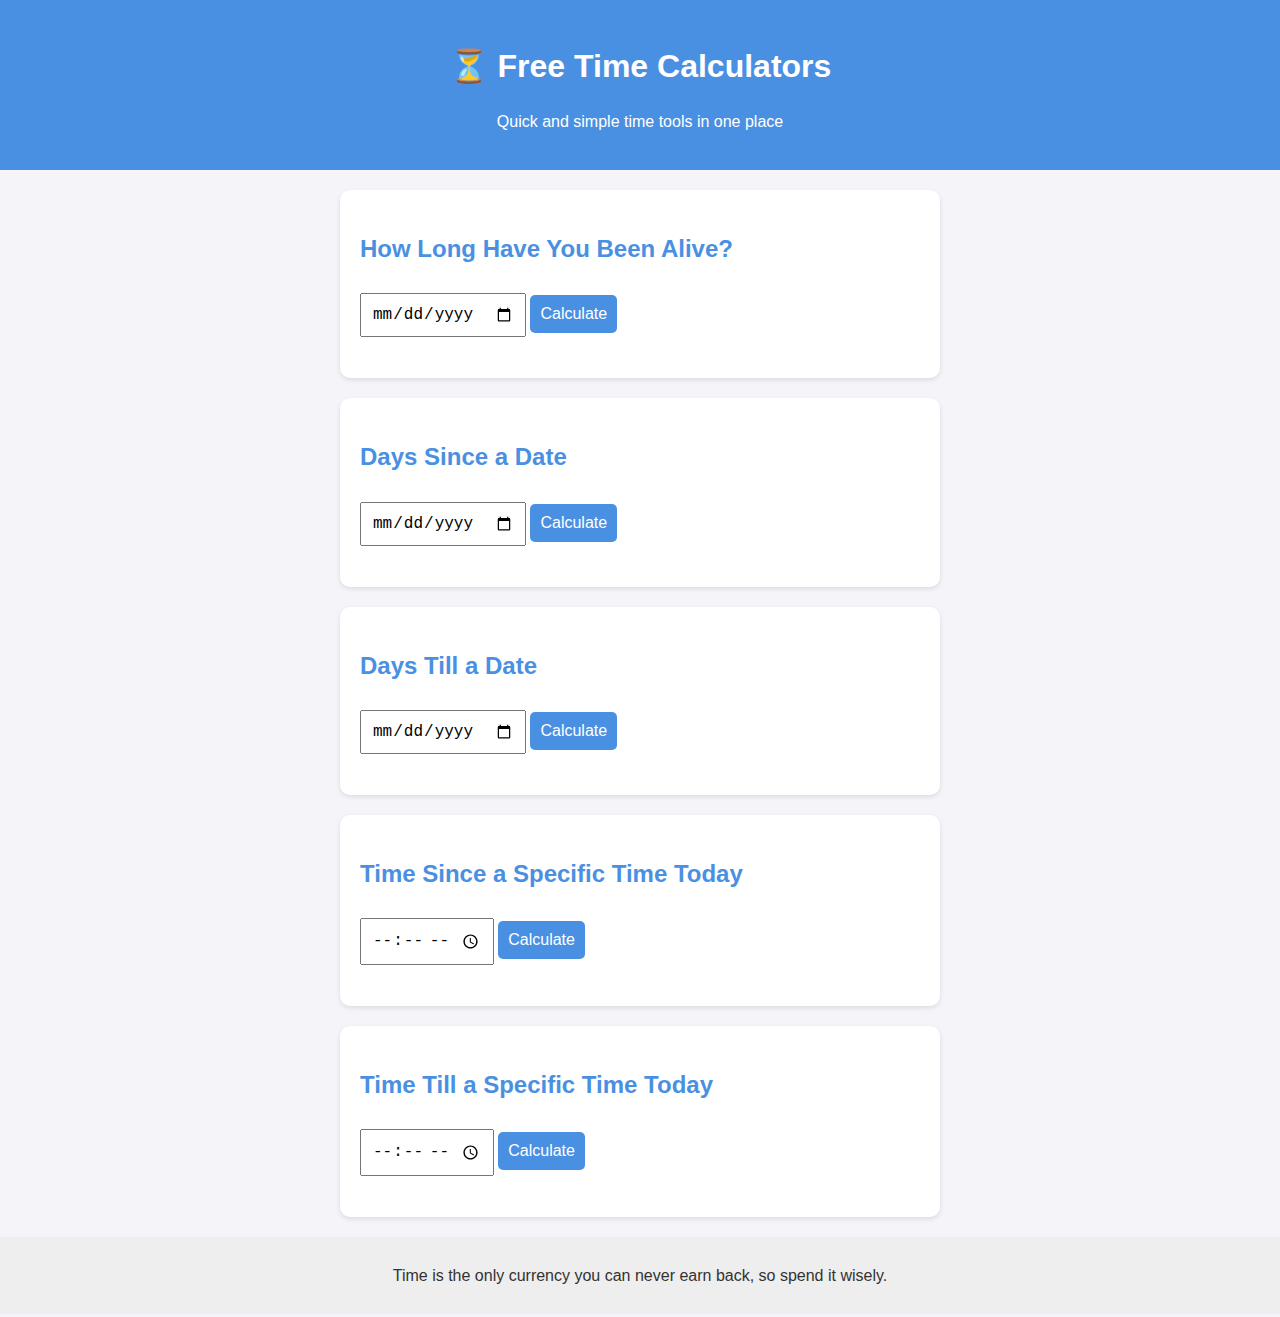
<file: index.html>
<!DOCTYPE html>
<html lang="en">
<head>
  <meta charset="UTF-8">
  <meta name="viewport" content="width=device-width, initial-scale=1.0">
  <title>Free Time Calculators - Calculate Your Age, Days, and Time</title>
<meta name="description" content="Free online time calculators: how long you’ve been alive, days since a date, days till a date, time since, and time till. Easy & fast!">

  <link rel="stylesheet" href="style.css">
</head>
<body>
  <header>
    <h1>⏳ Free Time Calculators</h1>
    <p>Quick and simple time tools in one place</p>
  </header>

  <main>
    <!-- Alive Calculator -->
    <section>
      <h2>How Long Have You Been Alive?</h2>
      <input type="date" id="birthday">
      <button onclick="calculateAge()">Calculate</button>
      <p id="aliveResult"></p>
    </section>

    <!-- Days Since -->
    <section>
      <h2>Days Since a Date</h2>
      <input type="date" id="sinceDate">
      <button onclick="calculateSince()">Calculate</button>
      <p id="sinceResult"></p>
    </section>

    <!-- Days Till -->
    <section>
      <h2>Days Till a Date</h2>
      <input type="date" id="tillDate">
      <button onclick="calculateTill()">Calculate</button>
      <p id="tillResult"></p>
    </section>

    <!-- Time Since -->
    <section>
      <h2>Time Since a Specific Time Today</h2>
      <input type="time" id="sinceTime">
      <button onclick="timeSince()">Calculate</button>
      <p id="timeSinceResult"></p>
    </section>

    <!-- Time Till -->
    <section>
      <h2>Time Till a Specific Time Today</h2>
      <input type="time" id="tillTime">
      <button onclick="timeTill()">Calculate</button>
      <p id="timeTillResult"></p>
    </section>
  </main>

  <footer>
    <p>Time is the only currency you can never earn back, so spend it wisely.</p>
  </footer>

  <script src="script.js"></script>
</body>
</html>
</file>
<file: style.css>
/* Reset */
body {
  font-family: Arial, sans-serif;
  margin: 0;
  padding: 0;
  line-height: 1.6;
  background: #f4f4f9;
  color: #333;
}

/* Header */
header {
  background: #4a90e2;
  color: white;
  padding: 20px;
  text-align: center;
}

header h1 {
  margin-bottom: 5px;
}

/* Sections */
main {
  max-width: 600px;
  margin: 20px auto;
  padding: 0 15px;
}

section {
  background: white;
  padding: 20px;
  margin-bottom: 20px;
  border-radius: 10px;
  box-shadow: 0 2px 5px rgba(0,0,0,0.1);
}

section h2 {
  color: #4a90e2;
}

input, button {
  padding: 10px;
  margin: 5px 0;
  font-size: 1rem;
}

button {
  background: #4a90e2;
  color: white;
  border: none;
  cursor: pointer;
  border-radius: 5px;
}

button:hover {
  background: #357abd;
}

/* Footer */
footer {
  text-align: center;
  padding: 10px;
  background: #eee;
  margin-top: 20px;
}
</file>
